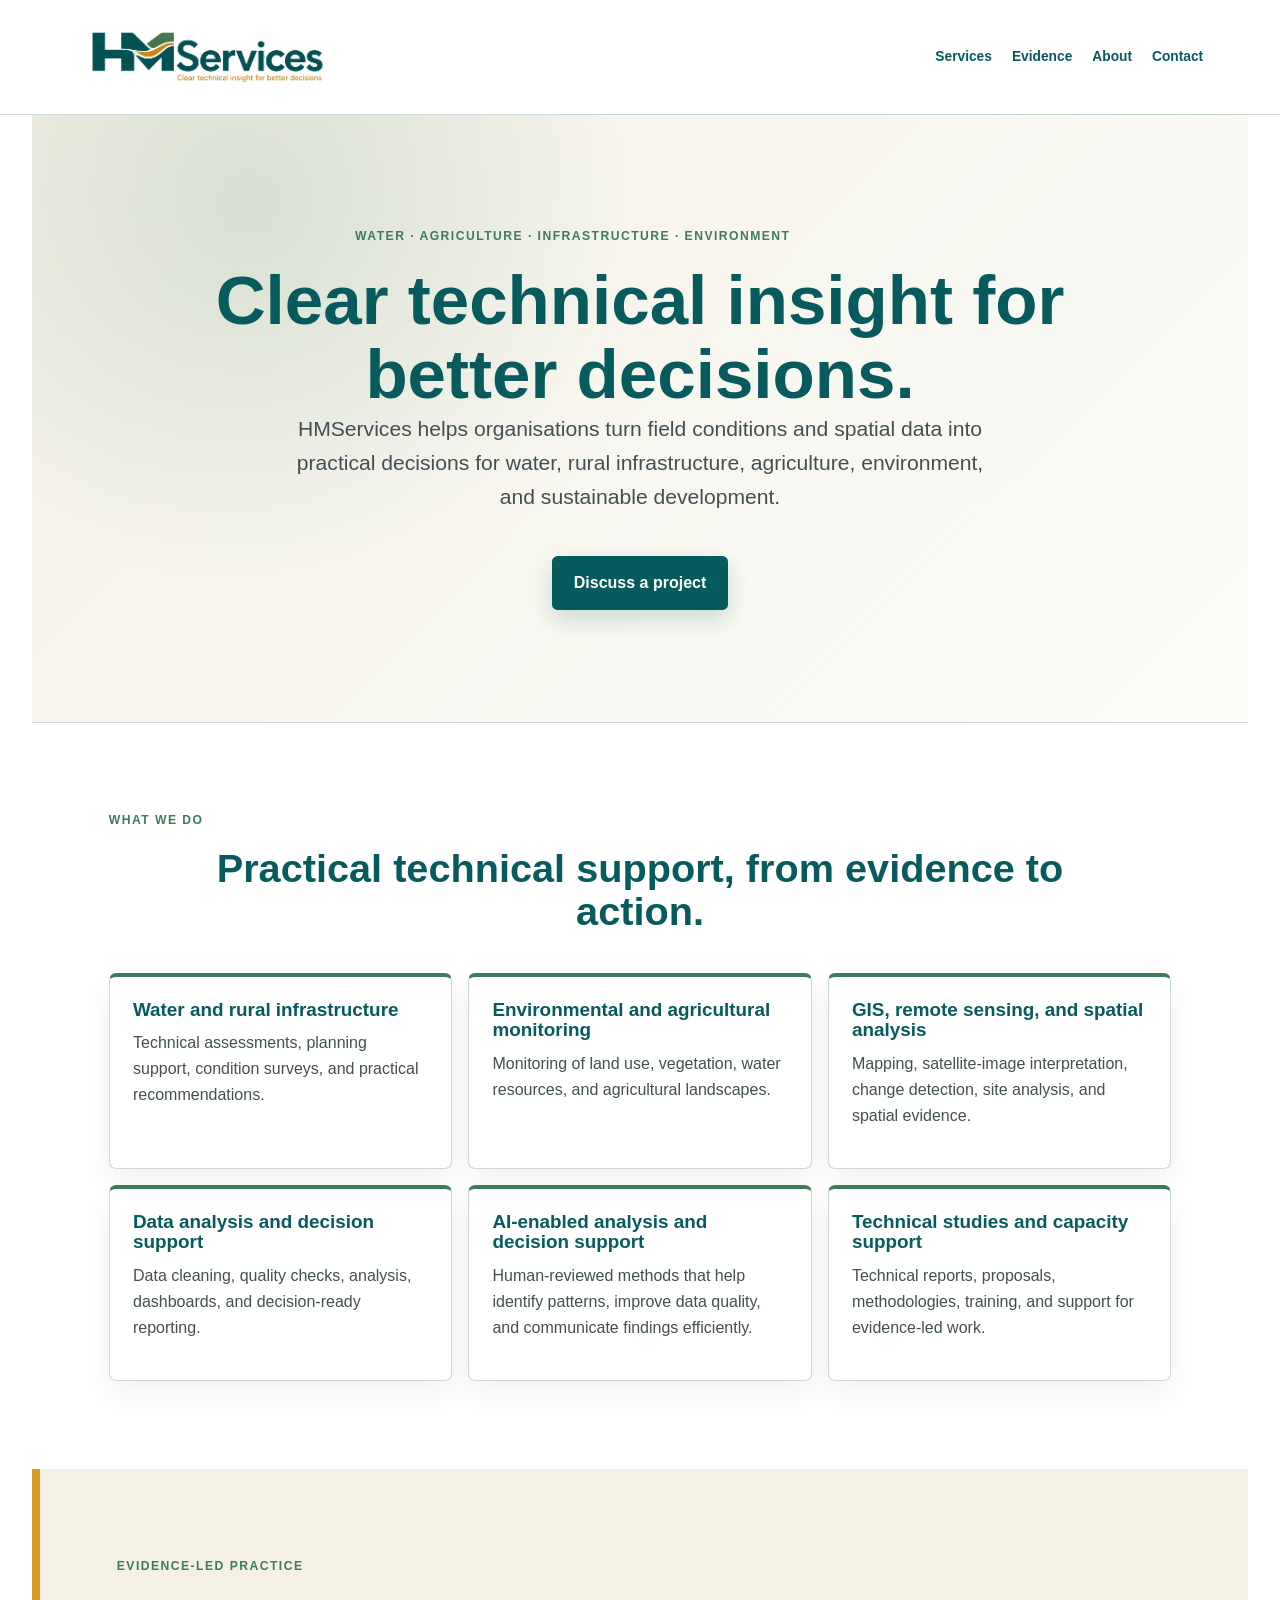
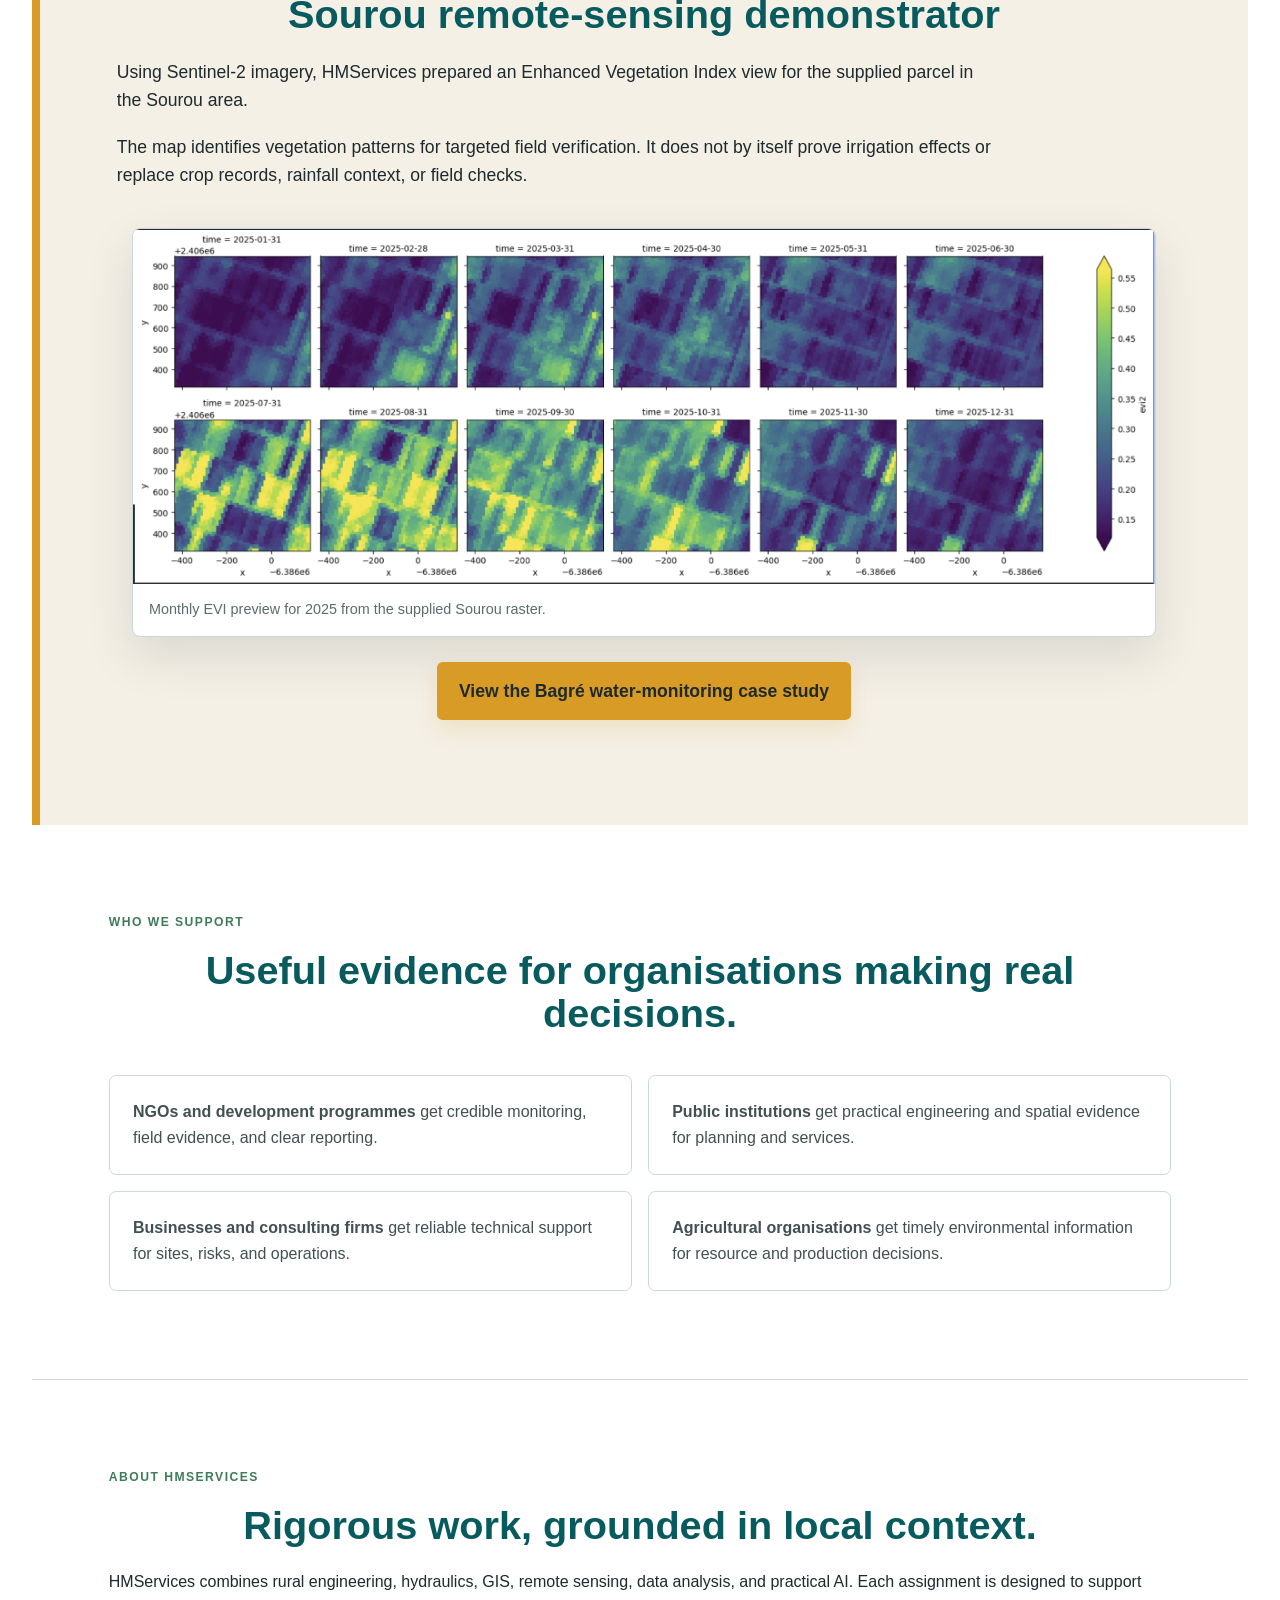
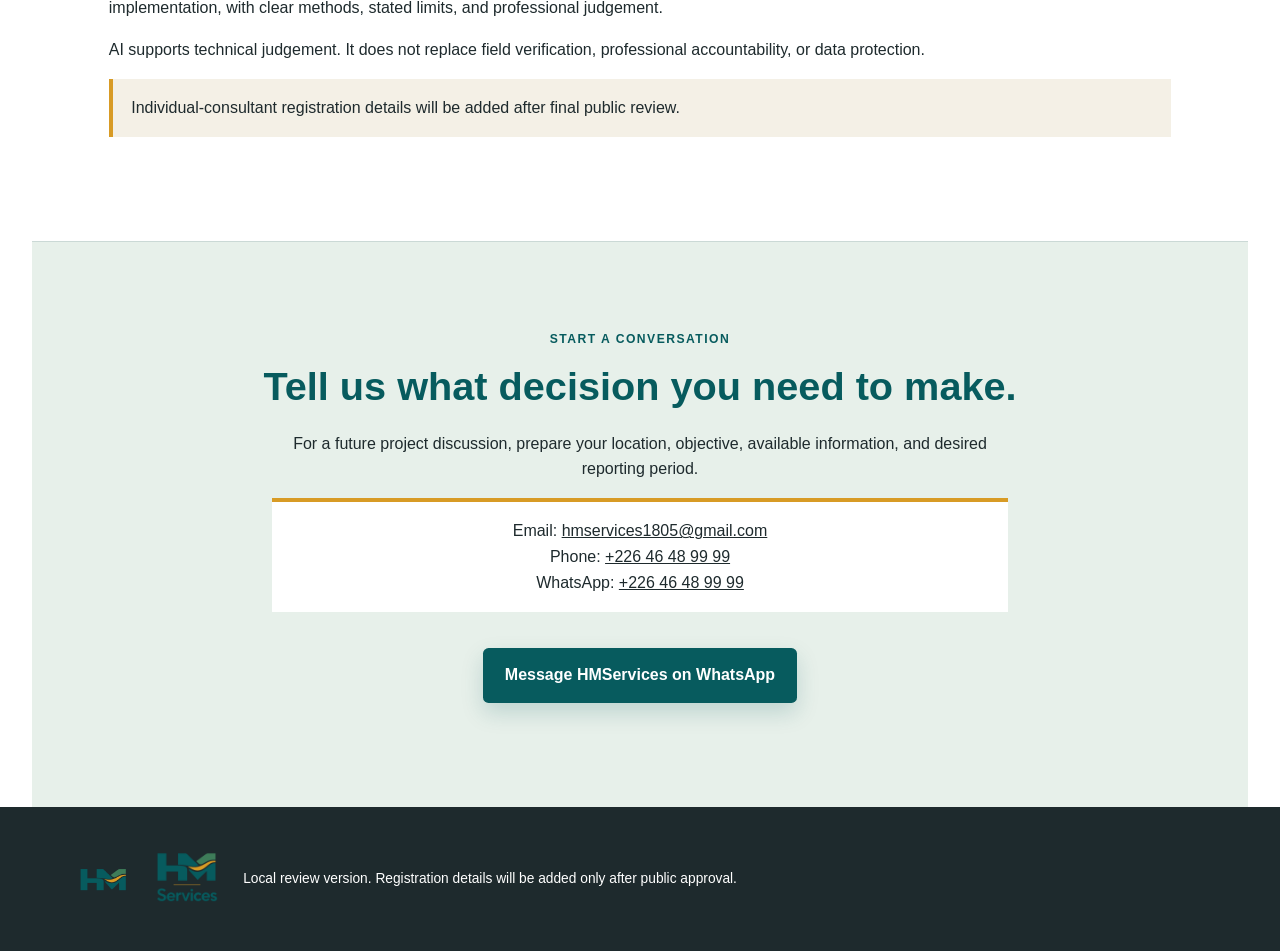
<file: index.html>
<!doctype html>
<html lang="en">
  <head>
    <meta charset="utf-8">
    <meta name="viewport" content="width=device-width, initial-scale=1">
    <meta name="description" content="HMServices technical consulting for water, agriculture, infrastructure and environmental decisions.">
    <title>HMServices | Clear technical insight for better decisions</title>
    <link rel="icon" type="image/svg+xml" href="assets/hmservices-mark-180.png">
    <link rel="stylesheet" href="styles.css">
  </head>
  <body>
    <header class="site-header">
      <a class="brand" href="#home" aria-label="HMServices home">
        <img src="assets/hmservices-horizontal-original.png" alt="HMServices logo">
      </a>
      <nav aria-label="Primary navigation">
        <a href="#services">Services</a>
        <a href="#evidence">Evidence</a>
        <a href="#about">About</a>
        <a href="#contact">Contact</a>
      </nav>
    </header>
    <main>
      <section id="home" class="hero" aria-labelledby="home-title">
        <p class="eyebrow">Water · Agriculture · Infrastructure · Environment</p>
        <h1 id="home-title">Clear technical insight for better decisions.</h1>
        <p>HMServices helps organisations turn field conditions and spatial data into practical decisions for water, rural infrastructure, agriculture, environment, and sustainable development.</p>
        <a class="button" href="#contact">Discuss a project</a>
      </section>

      <section id="services" aria-labelledby="services-title">
        <p class="eyebrow">What we do</p>
        <h2 id="services-title">Practical technical support, from evidence to action.</h2>
        <div class="service-grid">
          <article><h3>Water and rural infrastructure</h3><p>Technical assessments, planning support, condition surveys, and practical recommendations.</p></article>
          <article><h3>Environmental and agricultural monitoring</h3><p>Monitoring of land use, vegetation, water resources, and agricultural landscapes.</p></article>
          <article><h3>GIS, remote sensing, and spatial analysis</h3><p>Mapping, satellite-image interpretation, change detection, site analysis, and spatial evidence.</p></article>
          <article><h3>Data analysis and decision support</h3><p>Data cleaning, quality checks, analysis, dashboards, and decision-ready reporting.</p></article>
          <article><h3>AI-enabled analysis and decision support</h3><p>Human-reviewed methods that help identify patterns, improve data quality, and communicate findings efficiently.</p></article>
          <article><h3>Technical studies and capacity support</h3><p>Technical reports, proposals, methodologies, training, and support for evidence-led work.</p></article>
        </div>
      </section>

      <section id="evidence" class="evidence-panel" aria-labelledby="evidence-title">
        <p class="eyebrow">Evidence-led practice</p>
        <h2 id="evidence-title">Sourou remote-sensing demonstrator</h2>
        <p>Using Sentinel-2 imagery, HMServices prepared an Enhanced Vegetation Index view for the supplied parcel in the Sourou area.</p>
        <p>The map identifies vegetation patterns for targeted field verification. It does not by itself prove irrigation effects or replace crop records, rainfall context, or field checks.</p>
        <figure class="evidence-map evidence-map-wide">
          <img src="assets/sourou/evi2.png" alt="Monthly Enhanced Vegetation Index maps for the Sourou parcel in 2025">
          <figcaption>Monthly EVI preview for 2025 from the supplied Sourou raster.</figcaption>
        </figure>
        <p><a class="button evidence-link" href="bagre-case-study.html">View the Bagré water-monitoring case study</a></p>
      </section>

      <section class="client-fit" aria-labelledby="client-fit-title">
        <p class="eyebrow">Who we support</p>
        <h2 id="client-fit-title">Useful evidence for organisations making real decisions.</h2>
        <div class="audience-grid">
          <p><strong>NGOs and development programmes</strong> get credible monitoring, field evidence, and clear reporting.</p>
          <p><strong>Public institutions</strong> get practical engineering and spatial evidence for planning and services.</p>
          <p><strong>Businesses and consulting firms</strong> get reliable technical support for sites, risks, and operations.</p>
          <p><strong>Agricultural organisations</strong> get timely environmental information for resource and production decisions.</p>
        </div>
      </section>

      <section id="about" aria-labelledby="about-title">
        <p class="eyebrow">About HMServices</p>
        <h2 id="about-title">Rigorous work, grounded in local context.</h2>
        <p>HMServices combines rural engineering, hydraulics, GIS, remote sensing, data analysis, and practical AI. Each assignment is designed to support implementation, with clear methods, stated limits, and professional judgement.</p>
        <p>AI supports technical judgement. It does not replace field verification, professional accountability, or data protection.</p>
        <p class="registration-note">Individual-consultant registration details will be added after final public review.</p>
      </section>

      <section id="contact" class="contact-panel" aria-labelledby="contact-title">
        <p class="eyebrow">Start a conversation</p>
        <h2 id="contact-title">Tell us what decision you need to make.</h2>
        <p>For a future project discussion, prepare your location, objective, available information, and desired reporting period.</p>
        <p class="contact-placeholder">Email: <a href="mailto:hmservices1805@gmail.com">hmservices1805@gmail.com</a><br>Phone: <a href="tel:+22646489999">+226 46 48 99 99</a><br>WhatsApp: <a href="https://wa.me/22646489999">+226 46 48 99 99</a></p>
        <p><a class="button" href="https://wa.me/22646489999">Message HMServices on WhatsApp</a></p>
      </section>
    </main>
    <footer>
      <img src="assets/hmservices-mark-180.png" alt="HM logo mark">
      <img class="stacked-mark" src="assets/hmservices-stacked-gold-line-180.png" alt="HMServices stacked logo">
      <p>Local review version. Registration details will be added only after public approval.</p>
    </footer>
  </body>
</html>
</file>
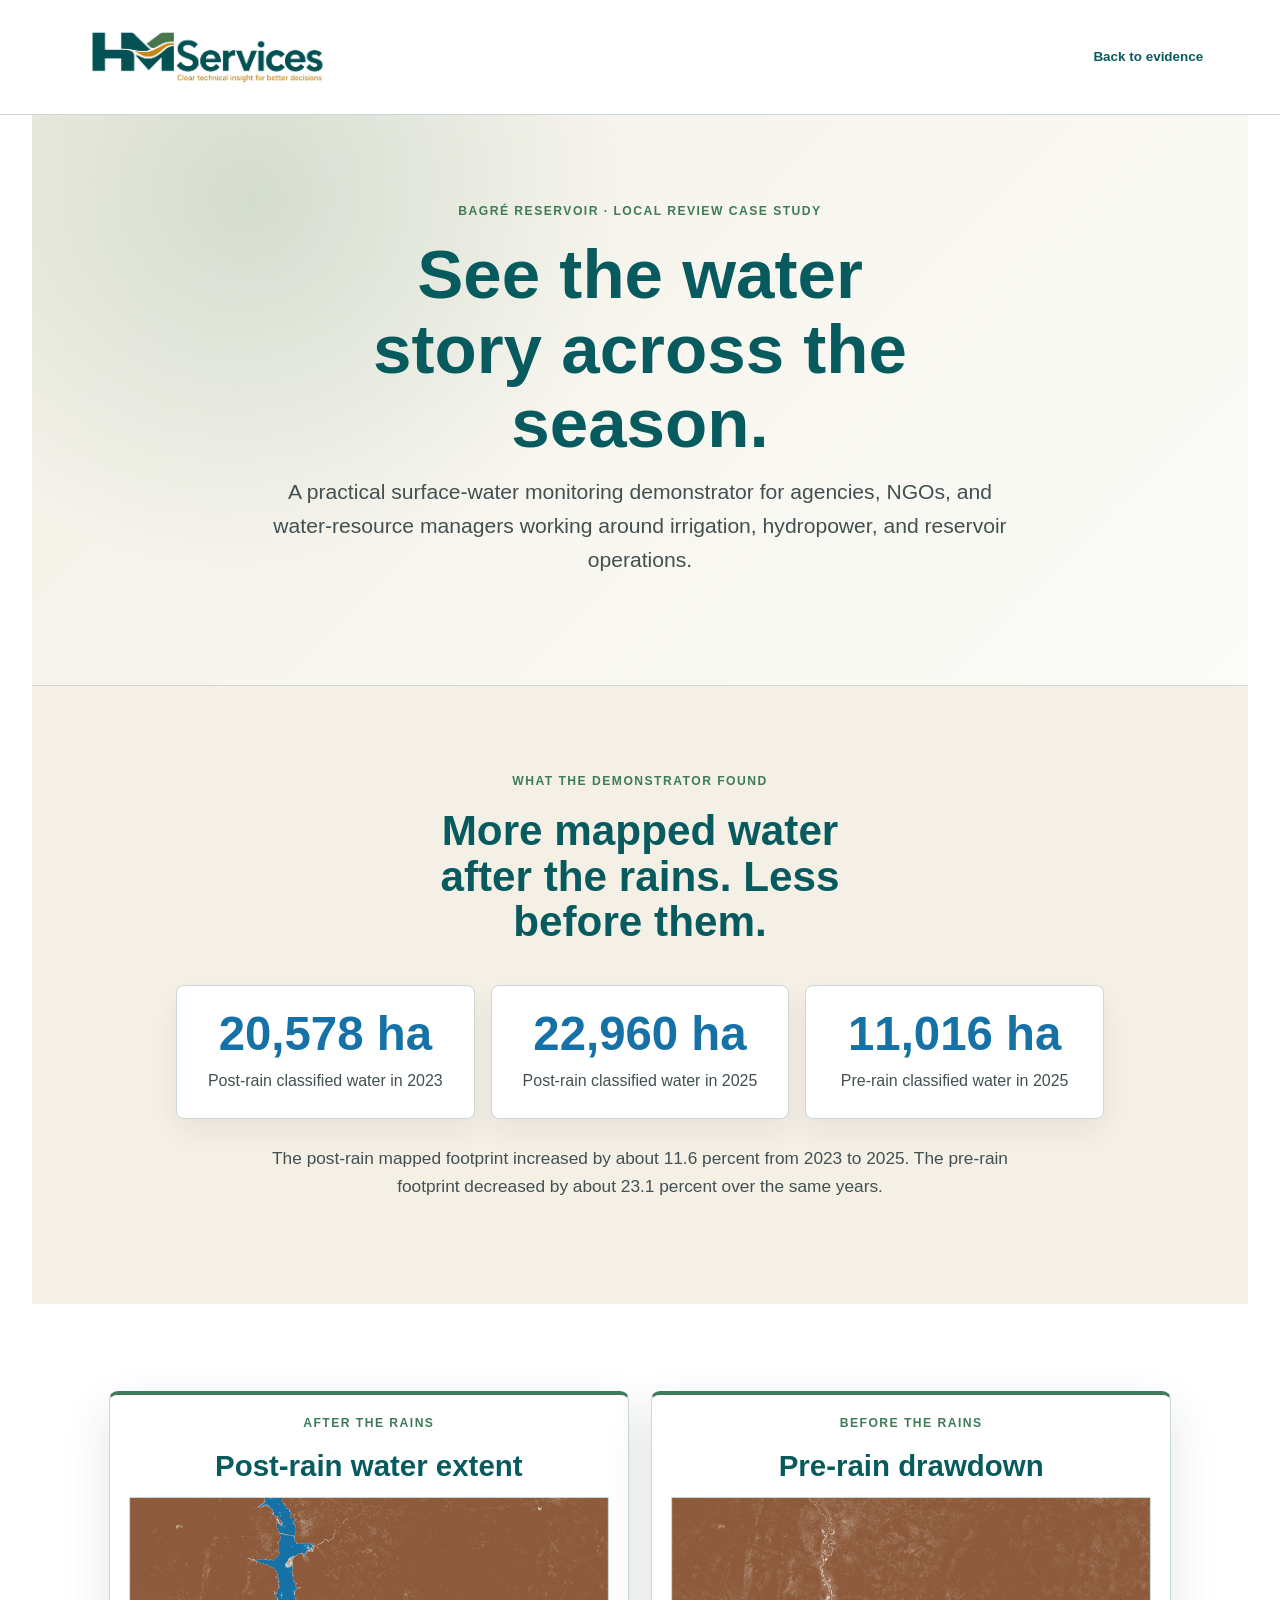
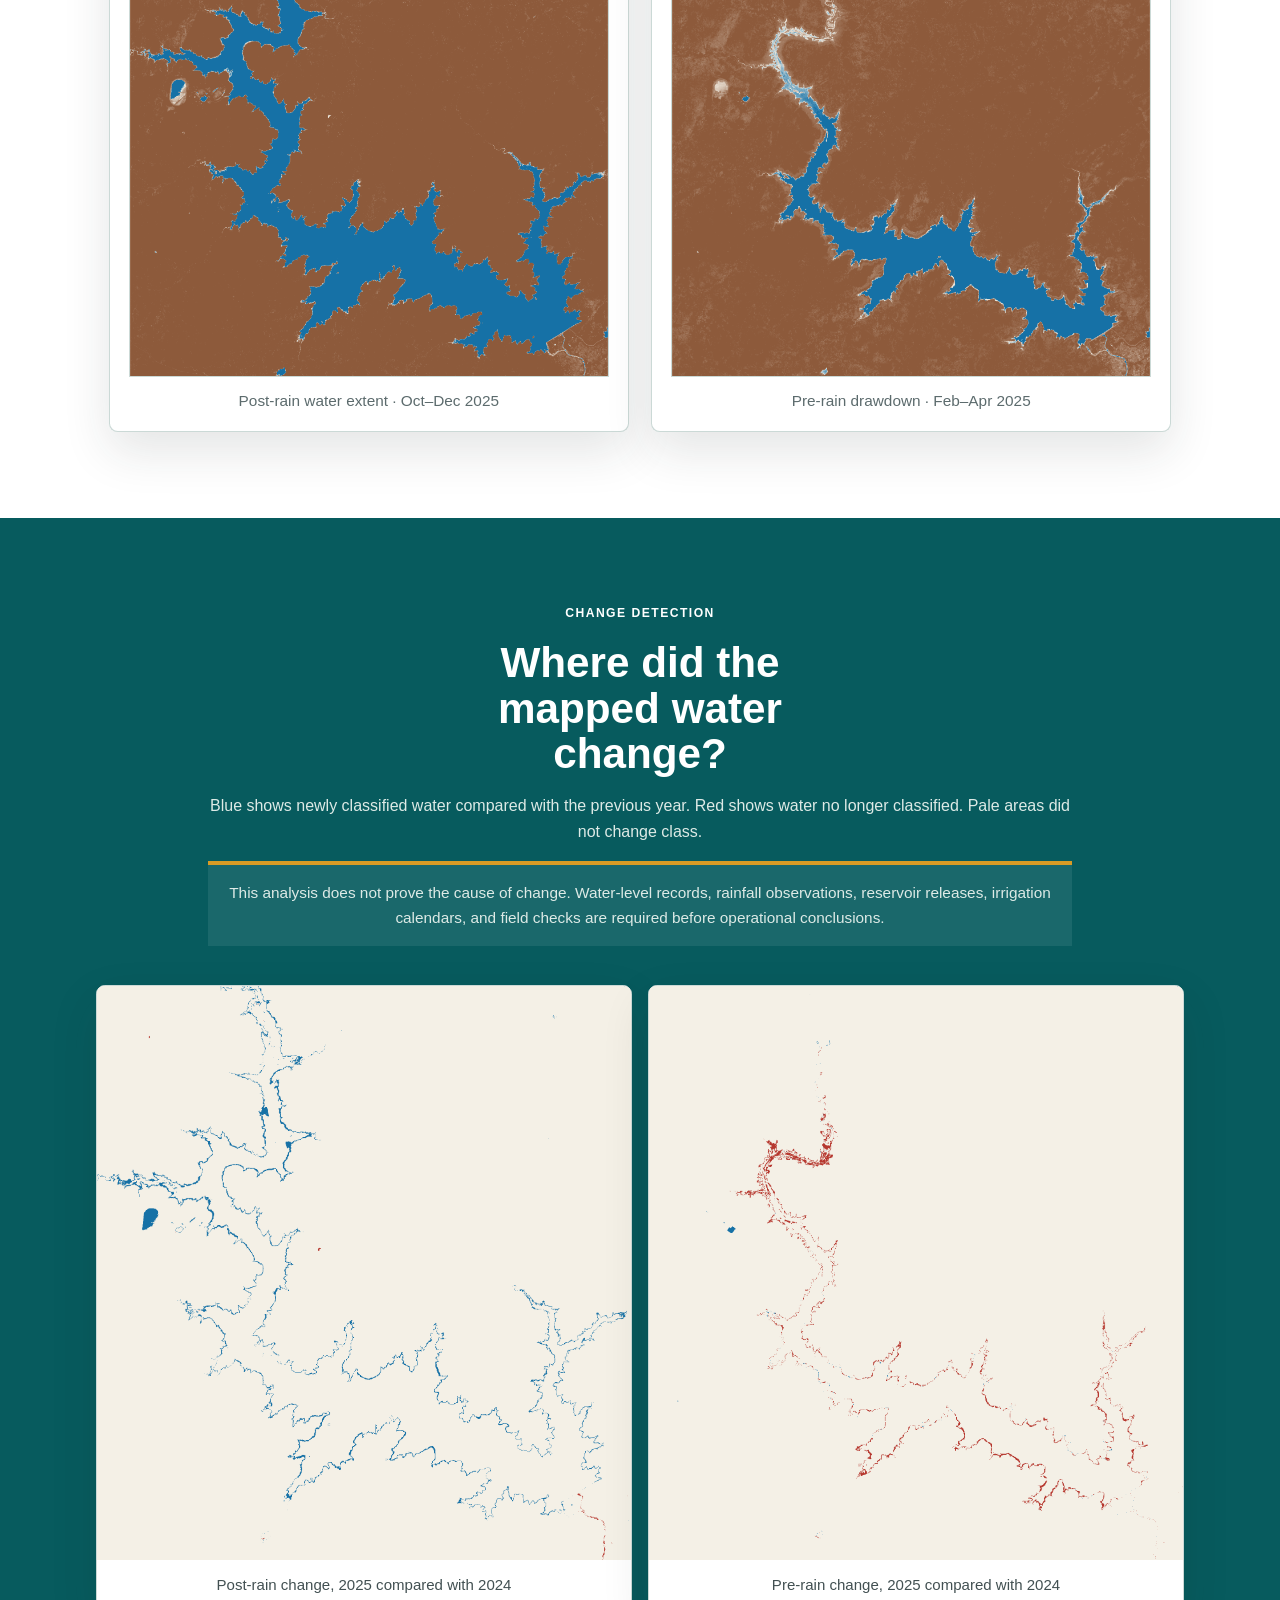
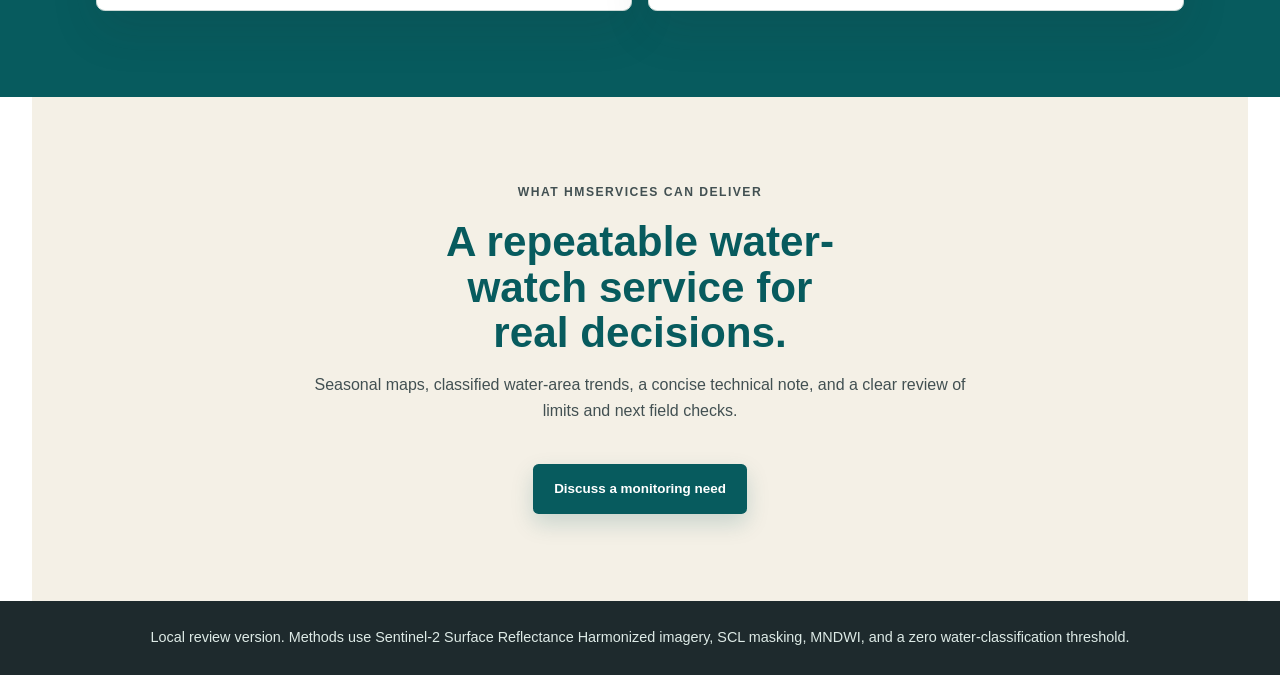
<file: bagre-case-study.html>
<!doctype html>
<html lang="en">
  <head>
    <meta charset="utf-8">
    <meta name="viewport" content="width=device-width, initial-scale=1">
    <meta name="description" content="HMServices Bagré surface-water monitoring case study.">
    <title>Bagré surface-water monitoring | HMServices</title>
    <link rel="icon" type="image/svg+xml" href="assets/hmservices-mark-180.png">
    <link rel="stylesheet" href="bagre-case-study.css">
  </head>
  <body>
    <header class="masthead">
      <a href="index.html" aria-label="Return to HMServices home"><img src="assets/hmservices-horizontal-original.png" alt="HMServices logo"></a>
      <a class="back" href="index.html#evidence">Back to evidence</a>
    </header>
    <main>
      <section class="hero">
        <p class="kicker">Bagré reservoir · local review case study</p>
        <h1>See the water story across the season.</h1>
        <p class="lede">A practical surface-water monitoring demonstrator for agencies, NGOs, and water-resource managers working around irrigation, hydropower, and reservoir operations.</p>
      </section>

      <section class="signal" aria-labelledby="signal-title">
        <p class="kicker">What the demonstrator found</p>
        <h2 id="signal-title">More mapped water after the rains. Less before them.</h2>
        <div class="stat-row">
          <article><strong>20,578 ha</strong><span>Post-rain classified water in 2023</span></article>
          <article><strong>22,960 ha</strong><span>Post-rain classified water in 2025</span></article>
          <article><strong>11,016 ha</strong><span>Pre-rain classified water in 2025</span></article>
        </div>
        <p>The post-rain mapped footprint increased by about 11.6 percent from 2023 to 2025. The pre-rain footprint decreased by about 23.1 percent over the same years.</p>
      </section>

      <section class="season-grid" aria-label="Seasonal water maps">
        <article>
          <p class="kicker">After the rains</p>
          <h2>Post-rain water extent</h2>
          <img src="assets/bagre/2025_post_rains_mndwi.png" alt="Bagré MNDWI map for the 2025 post-rain period">
          <p class="season-caption">Post-rain water extent · Oct–Dec 2025</p>
        </article>
        <article>
          <p class="kicker">Before the rains</p>
          <h2>Pre-rain drawdown</h2>
          <img src="assets/bagre/2025_pre_rains_mndwi.png" alt="Bagré MNDWI map for the 2025 pre-rain period">
          <p class="season-caption">Pre-rain drawdown · Feb–Apr 2025</p>
        </article>
      </section>

      <section class="change" aria-labelledby="change-title">
        <div>
          <p class="kicker">Change detection</p>
          <h2 id="change-title">Where did the mapped water change?</h2>
          <p>Blue shows newly classified water compared with the previous year. Red shows water no longer classified. Pale areas did not change class.</p>
          <p class="limit">This analysis does not prove the cause of change. Water-level records, rainfall observations, reservoir releases, irrigation calendars, and field checks are required before operational conclusions.</p>
        </div>
        <div class="change-maps">
          <figure><img src="assets/bagre/water_change_post_2025_minus_2024.png" alt="Post-rain surface-water class change from 2024 to 2025"><figcaption>Post-rain change, 2025 compared with 2024</figcaption></figure>
          <figure><img src="assets/bagre/water_change_pre_2025_minus_2024.png" alt="Pre-rain surface-water class change from 2024 to 2025"><figcaption>Pre-rain change, 2025 compared with 2024</figcaption></figure>
        </div>
      </section>

      <section class="offer" aria-labelledby="offer-title">
        <p class="kicker">What HMServices can deliver</p>
        <h2 id="offer-title">A repeatable water-watch service for real decisions.</h2>
        <p>Seasonal maps, classified water-area trends, a concise technical note, and a clear review of limits and next field checks.</p>
        <a class="contact" href="mailto:hmservices1805@gmail.com">Discuss a monitoring need</a>
      </section>
    </main>
    <footer>Local review version. Methods use Sentinel-2 Surface Reflectance Harmonized imagery, SCL masking, MNDWI, and a zero water-classification threshold.</footer>
  </body>
</html>
</file>
<file: styles.css>
:root {
  --teal: #075B5E;
  --green: #3E7C59;
  --gold: #D89B25;
  --charcoal: #1E2A2D;
  --sand: #F4F0E6;
  --white: #FFFFFF;
  --line: #CBD9D6;
  --muted: #5C6B6D;
  --soft-green: #E7F0EA;
  --shadow: 0 1.2rem 3rem rgba(30, 42, 45, .12);
  --heading: Montserrat, Arial, sans-serif;
  --body: 'Source Sans 3', Arial, sans-serif;
  --mono: 'Roboto Mono', Consolas, 'Courier New', monospace;
}
* { box-sizing: border-box; }
html { scroll-behavior: smooth; }
body { margin: 0; color: var(--charcoal); background: var(--white); font-family: var(--body); font-size: 1rem; line-height: 1.62; }
a { color: inherit; }
a:focus-visible { outline: .2rem solid var(--gold); outline-offset: .25rem; }
.site-header { position: sticky; top: 0; z-index: 2; display: flex; justify-content: space-between; align-items: center; gap: 2rem; padding: .9rem 6vw; background: rgba(255, 255, 255, .96); border-bottom: 1px solid var(--line); backdrop-filter: blur(10px); }
.brand img { display: block; width: min(16rem, 46vw); height: auto; }
nav { display: flex; flex-wrap: wrap; align-items: center; gap: 1.25rem; color: var(--teal); font-family: var(--heading); font-size: .86rem; font-weight: 700; }
nav a { position: relative; text-decoration: none; }
nav a::after { content: ''; position: absolute; left: 0; right: 0; bottom: -.35rem; height: .12rem; transform: scaleX(0); transform-origin: left; background: var(--gold); transition: transform .18s ease; }
nav a:hover::after { transform: scaleX(1); }
section { width: min(100%, 76rem); margin: 0 auto; padding: 5.5rem 6vw; scroll-margin-top: 5rem; }
.hero { display: grid; align-content: center; min-height: 38rem; color: var(--charcoal); background: radial-gradient(circle at 18% 15%, rgba(62, 124, 89, .16), transparent 34%), linear-gradient(135deg, var(--sand), #FBFCF8); border-bottom: 1px solid var(--line); }
.hero > * { max-width: 58rem; margin-left: auto; margin-right: auto; text-align: center; }
.eyebrow { margin: 0 0 1rem; color: var(--green); font-family: var(--heading); font-size: .76rem; font-weight: 800; letter-spacing: .12em; text-transform: uppercase; }
h1, h2, h3 { color: var(--teal); font-family: var(--heading); line-height: 1.08; }
h1 { margin: 0; font-size: clamp(2.35rem, 5.4vw, 4.5rem); letter-spacing: 0; text-align: center; }
h2 { max-width: 58rem; margin: 0 auto 1.4rem; font-size: clamp(1.75rem, 3.1vw, 2.8rem); letter-spacing: 0; text-align: center; }
h3 { margin: 0 0 .65rem; font-size: 1.18rem; letter-spacing: 0; }
p { margin-top: 0; }
.hero p:not(.eyebrow) { max-width: 44rem; color: #425052; font-size: clamp(1.12rem, 1.8vw, 1.32rem); }
.button { display: inline-block; width: fit-content; margin-top: 1.25rem; padding: .9rem 1.35rem; border-radius: .35rem; background: var(--teal); color: var(--white); font-family: var(--heading); font-weight: 800; text-decoration: none; box-shadow: 0 .6rem 1.4rem rgba(7, 91, 94, .18); }
.button:hover { background: #06494C; }
.service-grid, .audience-grid { display: grid; grid-template-columns: repeat(3, minmax(0, 1fr)); gap: 1rem; margin-top: 2.5rem; }
.service-grid article, .audience-grid p { min-width: 0; margin: 0; padding: 1.45rem; border: 1px solid var(--line); border-radius: .45rem; background: var(--white); }
.service-grid article { border-top: .28rem solid var(--green); box-shadow: 0 .8rem 1.8rem rgba(30, 42, 45, .06); }
.service-grid p, .audience-grid p { color: #425052; }
.audience-grid { grid-template-columns: repeat(2, minmax(0, 1fr)); }
.evidence-panel { border-left: .55rem solid var(--gold); background: var(--sand); }
.evidence-panel p:not(.eyebrow) { max-width: 55rem; font-size: 1.1rem; }
.evidence-map { max-width: 64rem; margin: 2.4rem auto 0; overflow: hidden; border: 1px solid var(--line); border-radius: .5rem; background: var(--white); box-shadow: var(--shadow); }
.evidence-map-wide { max-width: 64rem; }
.evidence-map img { display: block; width: 100%; height: auto; image-rendering: auto; }
.evidence-map figcaption { padding: .9rem 1rem; color: var(--muted); font-size: .9rem; }
.evidence-map code { color: var(--teal); font-family: var(--mono); font-size: .86em; }
.evidence-panel > p:last-child { max-width: 100%; text-align: center; }
.evidence-link { margin-top: 1.6rem; background: var(--gold); color: var(--charcoal); box-shadow: 0 .6rem 1.4rem rgba(216, 155, 37, .18); }
.evidence-link:hover { background: #C98C1F; }
#about { border-top: 1px solid var(--line); }
.registration-note, .contact-placeholder { padding: 1rem 1.15rem; border-left: .3rem solid var(--gold); background: var(--sand); }
.contact-panel { width: min(100%, 76rem); border-top: 1px solid var(--line); background: var(--soft-green); color: var(--charcoal); text-align: center; }
.contact-panel > p:not(.eyebrow), .contact-panel .contact-placeholder { max-width: 46rem; margin-left: auto; margin-right: auto; }
.contact-panel h2, .contact-panel .eyebrow { color: var(--teal); }
.contact-panel .contact-placeholder { color: var(--charcoal); background: var(--white); border-left: 0; border-top: .3rem solid var(--gold); text-align: center; }
.contact-panel a { overflow-wrap: anywhere; }
.contact-panel .button { background: var(--teal); color: var(--white); }
footer { display: flex; align-items: center; gap: 1rem; padding: 2rem 6vw; color: var(--white); background: var(--charcoal); }
footer img { width: 3.4rem; height: auto; }
footer .stacked-mark { display: block; width: 5rem; }
footer p { margin: 0; font-size: .86rem; }
@media (max-width: 52rem) { .site-header { position: static; flex-direction: column; align-items: flex-start; gap: 1rem; } nav { gap: .85rem; } .hero { min-height: auto; padding-top: 4rem; padding-bottom: 4rem; } .service-grid, .audience-grid { grid-template-columns: 1fr; } section { padding-top: 3.8rem; padding-bottom: 3.8rem; } footer { align-items: flex-start; } }
@media (prefers-reduced-motion: reduce) { html { scroll-behavior: auto; } nav a::after { transition: none; } }
</file>
<file: bagre-case-study.css>
:root {
  --teal: #075B5E;
  --green: #3E7C59;
  --gold: #D89B25;
  --charcoal: #1E2A2D;
  --sand: #F4F0E6;
  --white: #FFFFFF;
  --line: #CBD9D6;
  --muted: #5C6B6D;
  --soft-green: #E7F0EA;
  --water: #1671A6;
  --clay: #B6372E;
  --shadow: 0 1.2rem 3rem rgba(30, 42, 45, .12);
  --heading: Montserrat, Arial, sans-serif;
  --body: 'Source Sans 3', Arial, sans-serif;
  --mono: 'Roboto Mono', Consolas, 'Courier New', monospace;
}
* { box-sizing: border-box; }
html { scroll-behavior: smooth; }
body { margin: 0; color: var(--charcoal); background: var(--white); font-family: var(--body); line-height: 1.62; }
a { color: inherit; }
a:focus-visible { outline: .2rem solid var(--gold); outline-offset: .25rem; }
.masthead { position: sticky; top: 0; z-index: 2; display: flex; justify-content: space-between; align-items: center; gap: 2rem; padding: .9rem 6vw; border-bottom: 1px solid var(--line); background: rgba(255, 255, 255, .96); backdrop-filter: blur(10px); }
.masthead img { display: block; width: min(16rem, 46vw); height: auto; }
.back, .contact { font-family: var(--heading); font-size: .84rem; font-weight: 800; text-decoration: none; }
.back { color: var(--teal); }
.back:hover { color: var(--green); }
main { overflow: hidden; }
section { width: min(100%, 76rem); margin: 0 auto; padding: 5.4rem 6vw; }
.hero { display: grid; align-content: center; min-height: 34rem; text-align: center; background: radial-gradient(circle at 18% 15%, rgba(62, 124, 89, .18), transparent 34%), linear-gradient(135deg, var(--sand), #FBFCF8); border-bottom: 1px solid var(--line); }
.hero > * { margin-left: auto; margin-right: auto; }
.kicker { margin: 0 0 1rem; color: var(--green); font-family: var(--heading); font-size: .76rem; font-weight: 800; letter-spacing: .12em; text-transform: uppercase; }
h1, h2, h3 { color: var(--teal); font-family: var(--heading); line-height: 1.08; letter-spacing: 0; }
h1 { max-width: 14ch; margin: 0 auto .85rem; font-size: clamp(2.5rem, 5.4vw, 4.8rem); }
h2 { max-width: 18ch; margin: 0 auto 1rem; font-size: clamp(1.85rem, 3.3vw, 3rem); text-align: center; }
p { margin-top: 0; }
.lede { max-width: 46rem; color: #425052; font-size: clamp(1.12rem, 1.8vw, 1.32rem); }
.signal { text-align: center; background: var(--sand); }
.signal > p:last-child { max-width: 50rem; margin-left: auto; margin-right: auto; color: #425052; font-size: 1.08rem; }
.stat-row { display: grid; grid-template-columns: repeat(3, minmax(0, 1fr)); gap: 1rem; margin: 2.5rem auto 1.6rem; max-width: 58rem; }
.stat-row article { padding: 1.5rem; border: 1px solid var(--line); border-radius: .5rem; background: var(--white); box-shadow: 0 .8rem 1.8rem rgba(30, 42, 45, .06); }
.stat-row strong { display: block; color: var(--water); font-family: var(--heading); font-size: clamp(2rem, 3.7vw, 3.6rem); line-height: 1; }
.stat-row span { display: block; margin-top: .7rem; color: #425052; font-size: 1rem; }
.season-grid { display: grid; grid-template-columns: repeat(2, minmax(0, 1fr)); gap: 1.4rem; }
.season-grid article, .change-maps figure { overflow: hidden; border: 1px solid var(--line); border-radius: .55rem; background: var(--white); box-shadow: var(--shadow); text-align: center; }
.season-grid article { padding: 1.2rem; border-top: .28rem solid var(--green); }
.season-grid h2 { max-width: none; font-size: clamp(1.45rem, 2.3vw, 2.25rem); }
.season-grid img { display: block; width: 100%; aspect-ratio: 1 / 1; object-fit: cover; border: 1px solid var(--line); background: var(--sand); }
.season-caption { margin: .8rem 0 0; color: var(--muted); font-size: .96rem; line-height: 1.4; }
.change { width: 100%; max-width: none; background: var(--teal); color: var(--white); }
.change > div:first-child { width: min(100%, 62rem); margin: 0 auto 2.4rem; text-align: center; }
.change .kicker, .change h2 { color: var(--white); }
.change p { max-width: 54rem; margin-left: auto; margin-right: auto; color: #DDEAE6; }
.limit { padding: 1rem 1.15rem; border-left: 0; border-top: .3rem solid var(--gold); background: rgba(255, 255, 255, .08); font-size: .96rem; text-align: center; }
.change-maps { display: grid; grid-template-columns: repeat(2, minmax(0, 1fr)); gap: 1rem; width: min(100%, 68rem); margin: 0 auto; }
figure { margin: 0; }
figure img { display: block; width: 100%; background: var(--sand); }
figcaption { padding: .9rem 1rem; color: var(--muted); font-size: .94rem; line-height: 1.4; }
.change-maps figcaption { color: #425052; }
.offer { text-align: center; background: var(--sand); }
.offer p { max-width: 42rem; margin-left: auto; margin-right: auto; color: #425052; }
.contact { display: inline-block; margin-top: 1.5rem; padding: .9rem 1.35rem; border-radius: .35rem; background: var(--teal); color: var(--white); box-shadow: 0 .6rem 1.4rem rgba(7, 91, 94, .18); }
.contact:hover { background: #06494C; }
footer { padding: 1.6rem 6vw; background: var(--charcoal); color: #DDEAE6; font-size: .9rem; text-align: center; }
@media (max-width: 52rem) {
  .masthead { position: static; flex-direction: column; align-items: flex-start; gap: 1rem; }
  .masthead img { width: min(13rem, 56vw); }
  section { padding: 3.8rem 6vw; }
  .hero { min-height: auto; padding-top: 4rem; padding-bottom: 4rem; }
  .stat-row, .season-grid, .change-maps { grid-template-columns: 1fr; }
}
@media (prefers-reduced-motion: reduce) { html { scroll-behavior: auto; } }
</file>
